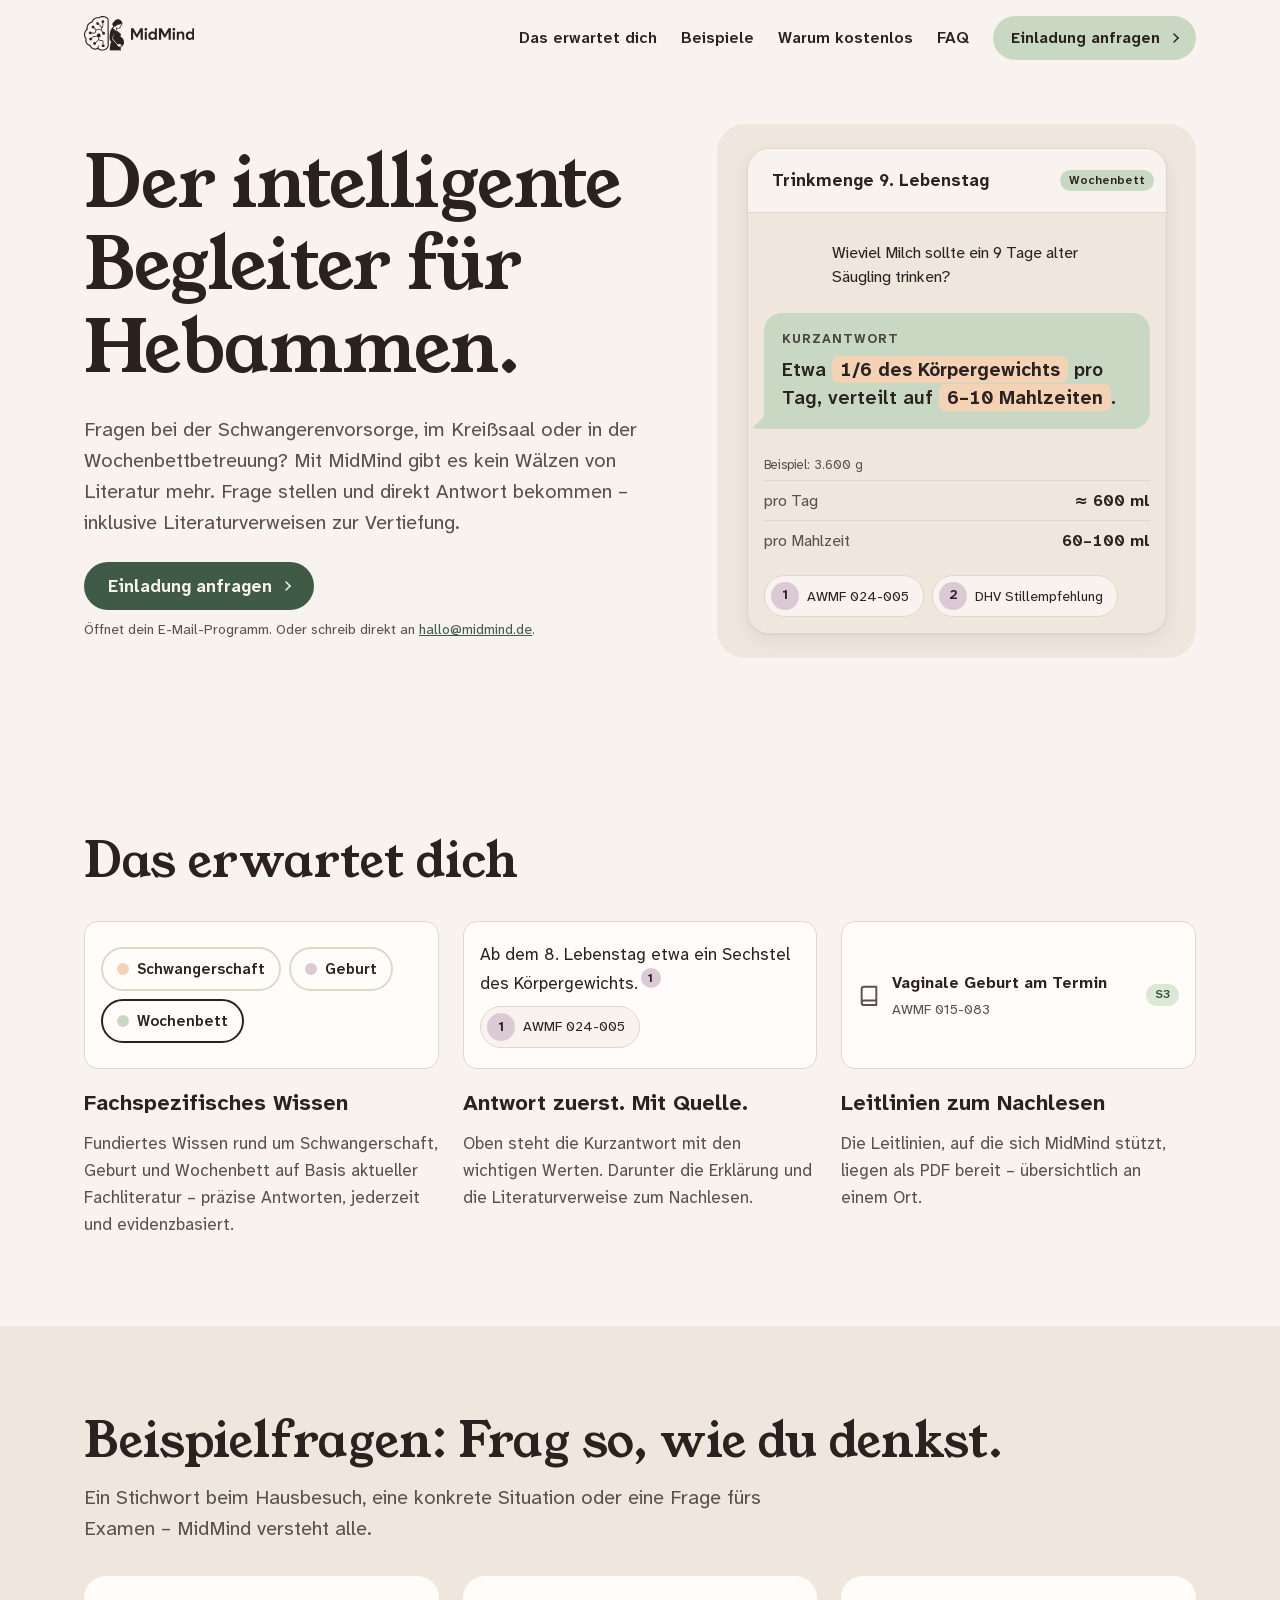
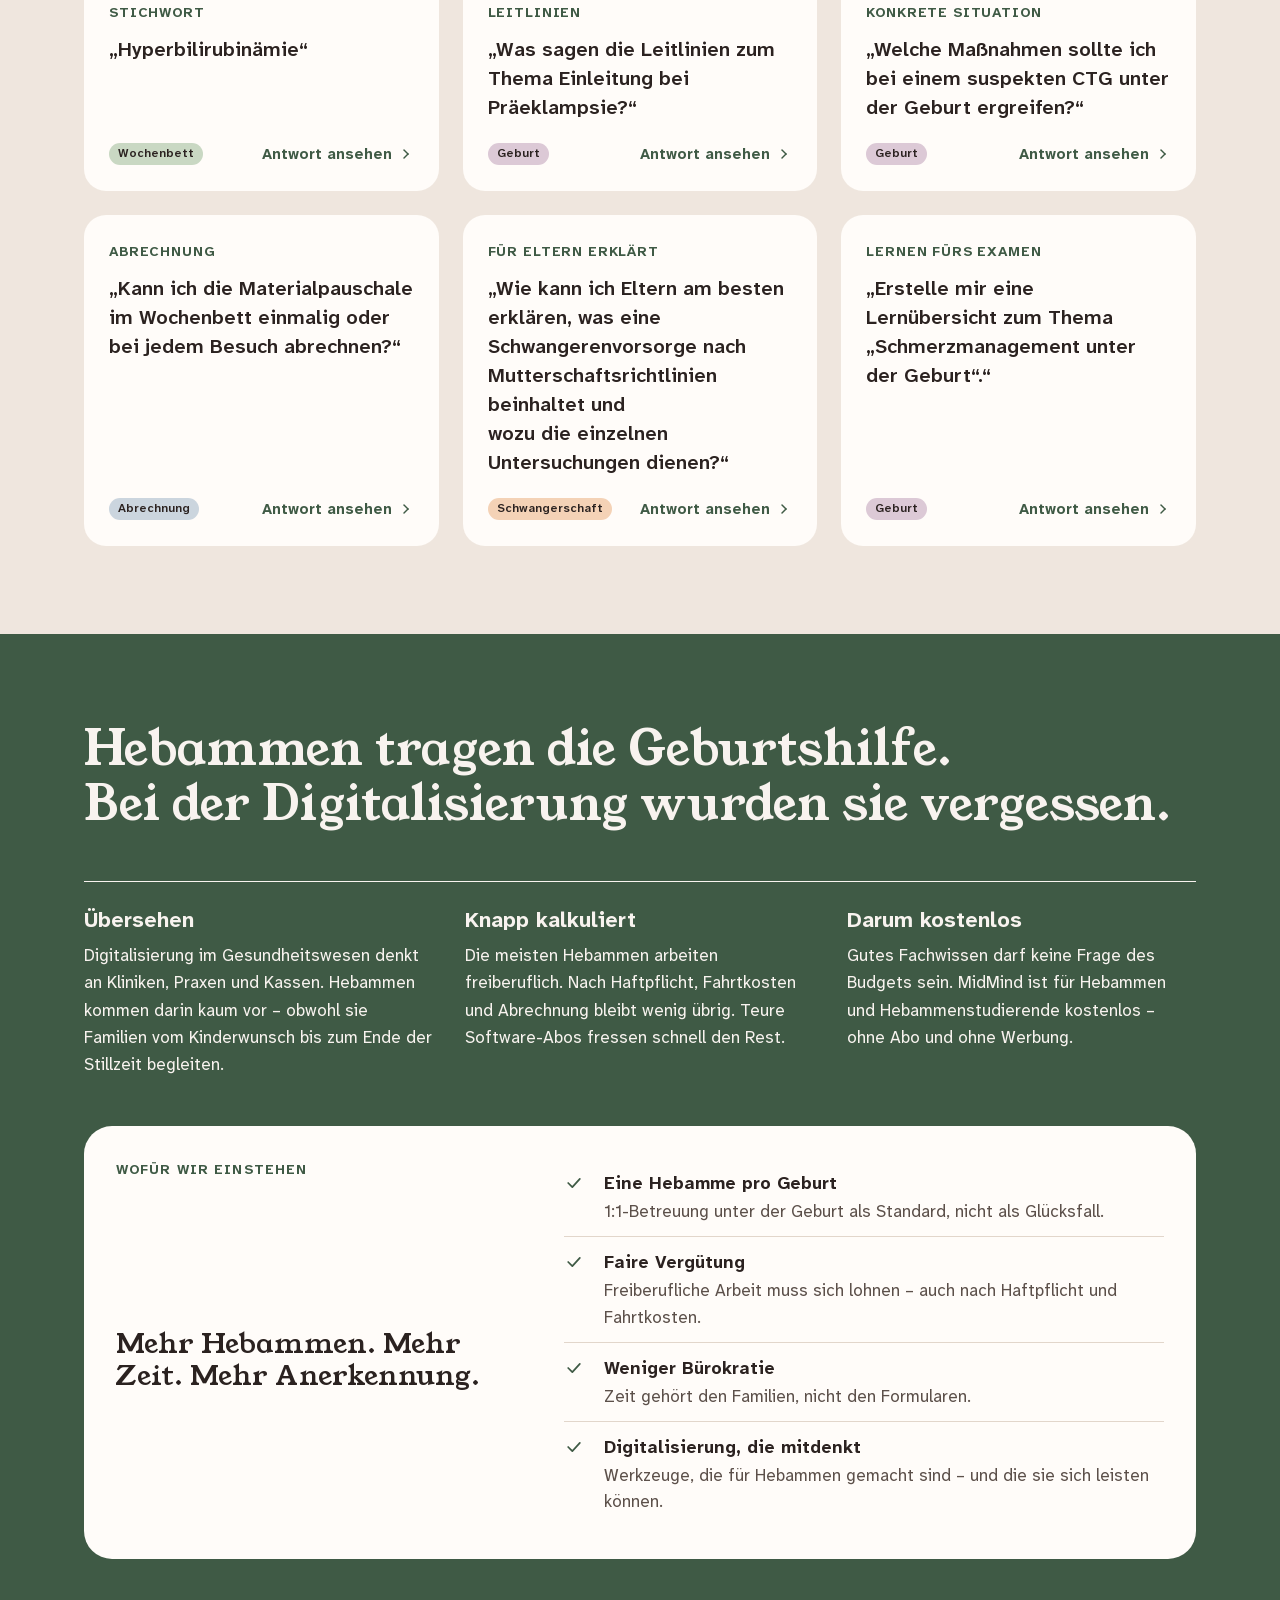
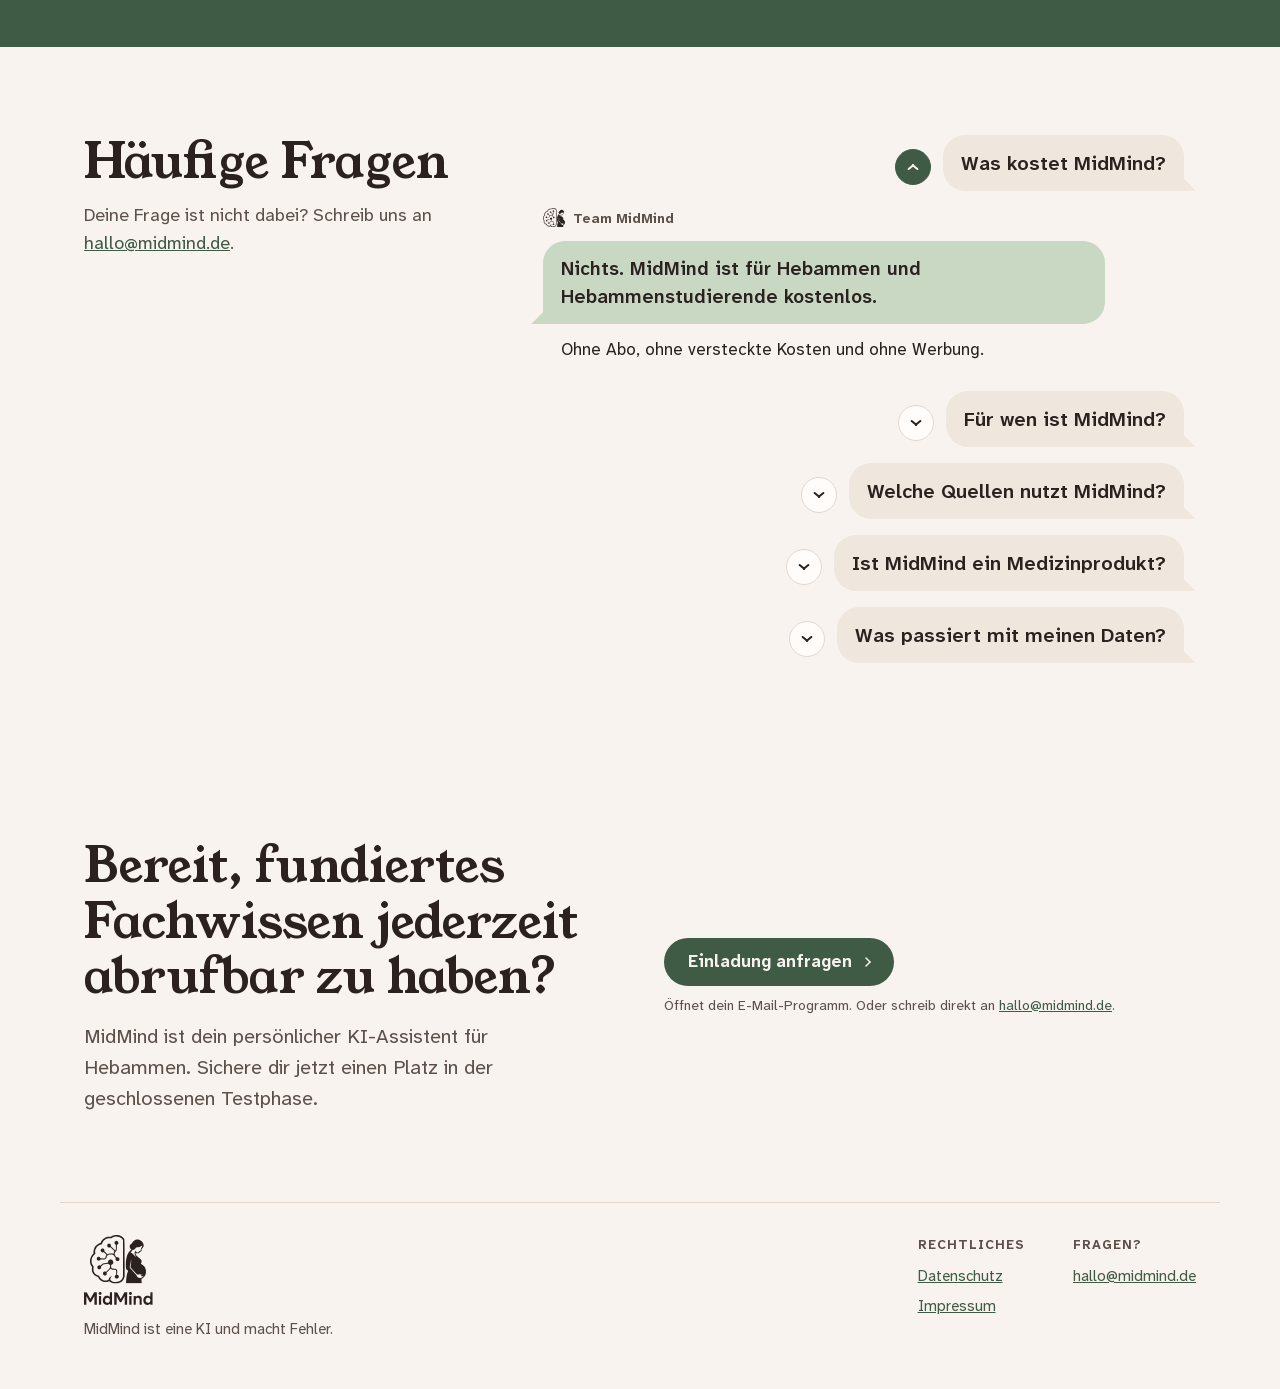
<file: index.html>
<!doctype html>
<html lang="de" class="mm-root" data-mm-theme="system">
<head>
  <meta charset="utf-8">
  <meta name="viewport" content="width=device-width, initial-scale=1">
  <title>MidMind – Der intelligente Begleiter für Hebammen</title>
  <meta name="description" content="MidMind beantwortet fachliche Fragen zu Schwangerschaft, Geburt und Wochenbett – kurz, evidenzbasiert und mit Literaturverweisen. Jetzt Einladung zur Testphase anfragen.">
  <meta property="og:title" content="MidMind – Der intelligente Begleiter für Hebammen">
  <meta property="og:description" content="Frage stellen, direkt Antwort bekommen – inklusive Literaturverweisen zur Vertiefung.">
  <meta property="og:locale" content="de_DE">
  <meta property="og:type" content="website">
  <link rel="icon" href="favicon.svg" type="image/svg+xml">
  <link rel="apple-touch-icon" href="apple-touch-icon.png">
  <link rel="stylesheet" href="assets/mm/styles.css">
  <link rel="stylesheet" href="assets/site.css">
  <script type="module" src="assets/site.js"></script>
</head>
<body>
  <header class="w-wrap w-nav">
    <a class="w-home" href="./" aria-label="MidMind – Startseite">
      <span class="mm-logo w-logo">
        <svg class="mm-logo__mark" viewBox="0 0 552 479" aria-hidden="true"><use href="assets/brand.svg#mark"/></svg>
        <svg class="mm-logo__word" viewBox="0 0 656 124" aria-hidden="true"><use href="assets/brand.svg#word"/></svg>
      </span>
    </a>
    <nav class="w-nav__links" aria-label="Seitennavigation">
      <a href="#funktionen">Das erwartet dich</a>
      <a href="#beispiele">Beispiele</a>
      <a href="#warum">Warum kostenlos</a>
      <a href="#faq">FAQ</a>
    </nav>
    <a class="mm-button mm-button--secondary mm-button--sm w-cta-learn" href="#einladung">Einladung anfragen<span class="w-chevron" aria-hidden="true"><svg width="16" height="16" viewBox="0 0 16 16" fill="none"><path class="w-chevron__arm w-chevron__arm--top" d="M6 4L10 8" stroke="currentColor" stroke-width="1.5" stroke-linecap="round" stroke-linejoin="round"/><path class="w-chevron__arm w-chevron__arm--bot" d="M10 8L6 12" stroke="currentColor" stroke-width="1.5" stroke-linecap="round" stroke-linejoin="round"/></svg></span></a>
  </header>

  <main>
    <section class="w-wrap w-hero">
      <div class="w-stack">
        <h1 class="mm-display mm-display--xl">Der intelligente Begleiter für Hebammen.</h1>
        <p class="w-lead">Fragen bei der Schwangerenvorsorge, im Kreißsaal oder in der Wochenbettbetreuung? Mit MidMind gibt es kein Wälzen von Literatur mehr. Frage stellen und direkt Antwort bekommen – inklusive Literaturverweisen zur Vertiefung.</p>
        <div class="w-invite">
          <a class="mm-button mm-button--primary w-cta-learn" href="mailto:hallo@midmind.de?subject=Einladung%20zur%20Testphase&amp;body=Hallo%20MidMind-Team%2C%0A%0Aich%20m%C3%B6chte%20an%20der%20Testphase%20teilnehmen.%0A%0AName%3A%0AArbeitsbereich%20%28z.%20B.%20freiberuflich%2C%20Klinik%29%3A%0A%0AViele%20Gr%C3%BC%C3%9Fe">Einladung anfragen<span class="w-chevron" aria-hidden="true"><svg width="16" height="16" viewBox="0 0 16 16" fill="none"><path class="w-chevron__arm w-chevron__arm--top" d="M6 4L10 8" stroke="currentColor" stroke-width="1.5" stroke-linecap="round" stroke-linejoin="round"/><path class="w-chevron__arm w-chevron__arm--bot" d="M10 8L6 12" stroke="currentColor" stroke-width="1.5" stroke-linecap="round" stroke-linejoin="round"/></svg></span></a>
          <span class="mm-field__hint">Öffnet dein E-Mail-Programm. Oder schreib direkt an <a href="mailto:hallo@midmind.de">hallo@midmind.de</a>.</span>
        </div>
      </div>

      <figure class="w-shot" style="margin:0" aria-label="Beispiel einer Antwort in MidMind">
        <div class="w-shot__screen">
          <div class="mm-appbar">
            <div class="mm-appbar__title">Trinkmenge 9. Lebenstag</div>
            <div class="mm-appbar__slot"><span class="mm-badge mm-badge--sage mm-badge--sm">Wochenbett</span></div>
          </div>
          <div class="w-shot__body">
            <div class="mm-question">Wieviel Milch sollte ein 9&nbsp;Tage alter Säugling trinken?</div>
            <article class="mm-answer">
              <div class="mm-answer__summary">
                <span class="mm-answer__label">Kurzantwort</span>
                <p class="mm-answer__summary-text">Etwa <strong class="mm-value">1/6&nbsp;des Körpergewichts</strong> pro Tag, verteilt auf <strong class="mm-value">6&#8288;–&#8288;10&nbsp;Mahlzeiten</strong>.</p>
              </div>
              <table class="mm-facts">
                <caption>Beispiel: 3.600&nbsp;g</caption>
                <tbody>
                  <tr><th scope="row">pro Tag</th><td>≈&nbsp;600&nbsp;ml</td></tr>
                  <tr><th scope="row">pro Mahlzeit</th><td>60–100&nbsp;ml</td></tr>
                </tbody>
              </table>
              <div class="mm-sources">
                <span class="mm-source"><span class="mm-source__n" aria-hidden="true">1</span>AWMF 024-005</span>
                <span class="mm-source"><span class="mm-source__n" aria-hidden="true">2</span>DHV Stillempfehlung</span>
              </div>
            </article>
          </div>
        </div>
      </figure>
    </section>

    <section id="funktionen" class="w-wrap w-section">
      <h2 class="mm-display mm-display--lg">Das erwartet dich</h2>
      <div class="w-grid3">
        <div class="w-feature">
          <div class="w-feature__demo" aria-hidden="true">
            <span class="mm-phase-chip"><span class="mm-phase-chip__dot" style="background:var(--mm-phase-schwangerschaft)"></span>Schwangerschaft</span>
            <span class="mm-phase-chip"><span class="mm-phase-chip__dot" style="background:var(--mm-phase-geburt)"></span>Geburt</span>
            <span class="mm-phase-chip" aria-pressed="true"><span class="mm-phase-chip__dot" style="background:var(--mm-phase-wochenbett)"></span>Wochenbett</span>
          </div>
          <h3>Fachspezifisches Wissen</h3>
          <p>Fundiertes Wissen rund um Schwangerschaft, Geburt und Wochenbett auf Basis aktueller Fachliteratur – präzise Antworten, jederzeit und evidenzbasiert.</p>
        </div>
        <div class="w-feature">
          <div class="w-feature__demo w-feature__demo--text" aria-hidden="true">
            <span>Ab dem 8.&nbsp;Lebenstag etwa ein Sechstel des Körpergewichts.<sup class="mm-ref">1</sup></span>
            <div class="mm-sources"><span class="mm-source"><span class="mm-source__n">1</span>AWMF 024-005</span></div>
          </div>
          <h3>Antwort zuerst. Mit Quelle.</h3>
          <p>Oben steht die Kurzantwort mit den wichtigen Werten. Darunter die Erklärung und die Literaturverweise zum Nachlesen.</p>
        </div>
        <div class="w-feature">
          <div class="w-feature__demo w-feature__demo--doc" aria-hidden="true">
            <span class="w-doc__icon"><svg class="mm-icon" width="22" height="22"><use href="assets/brand.svg#book"/></svg></span>
            <span class="w-doc"><strong>Vaginale Geburt am Termin</strong><span>AWMF 015-083</span></span>
            <span class="mm-badge mm-badge--ok mm-badge--sm">S3</span>
          </div>
          <h3>Leitlinien zum Nachlesen</h3>
          <p>Die Leitlinien, auf die sich MidMind stützt, liegen als PDF bereit – übersichtlich an einem Ort.</p>
        </div>
      </div>
    </section>

    <section id="beispiele" class="w-band">
      <div class="w-wrap w-section">
        <div class="w-stack w-stack--snug">
          <h2 class="mm-display mm-display--lg">Beispielfragen: Frag so, wie du denkst.</h2>
          <p class="w-lead">Ein Stichwort beim Hausbesuch, eine konkrete Situation oder eine Frage fürs Examen – MidMind versteht alle.</p>
        </div>
        <div class="w-grid3">
          <button type="button" class="w-ex" data-preview="hyperbilirubinaemie" data-question="Hyperbilirubinämie" data-phase="wochenbett" aria-haspopup="dialog">
            <span class="w-ex__use">Stichwort</span>
            <span class="w-ex__q">„Hyperbilirubinämie“</span>
            <span class="w-ex__foot"><span class="mm-badge mm-badge--sage mm-badge--sm">Wochenbett</span><span class="w-ex__more">Antwort ansehen<span class="w-chevron" aria-hidden="true"><svg width="16" height="16" viewBox="0 0 16 16" fill="none"><path class="w-chevron__arm w-chevron__arm--top" d="M6 4L10 8" stroke="currentColor" stroke-width="1.5" stroke-linecap="round" stroke-linejoin="round"/><path class="w-chevron__arm w-chevron__arm--bot" d="M10 8L6 12" stroke="currentColor" stroke-width="1.5" stroke-linecap="round" stroke-linejoin="round"/></svg></span></span></span>
          </button>
          <button type="button" class="w-ex" data-preview="einleitung-praeeklampsie" data-question="Was sagen die Leitlinien zum Thema Einleitung bei Präeklampsie?" data-phase="geburt" aria-haspopup="dialog">
            <span class="w-ex__use">Leitlinien</span>
            <span class="w-ex__q">„Was sagen die Leitlinien zum Thema Einleitung bei Präeklampsie?“</span>
            <span class="w-ex__foot"><span class="mm-badge mm-badge--malve mm-badge--sm">Geburt</span><span class="w-ex__more">Antwort ansehen<span class="w-chevron" aria-hidden="true"><svg width="16" height="16" viewBox="0 0 16 16" fill="none"><path class="w-chevron__arm w-chevron__arm--top" d="M6 4L10 8" stroke="currentColor" stroke-width="1.5" stroke-linecap="round" stroke-linejoin="round"/><path class="w-chevron__arm w-chevron__arm--bot" d="M10 8L6 12" stroke="currentColor" stroke-width="1.5" stroke-linecap="round" stroke-linejoin="round"/></svg></span></span></span>
          </button>
          <button type="button" class="w-ex" data-preview="suspektes-ctg" data-question="Welche Maßnahmen sollte ich bei einem suspekten CTG unter der Geburt ergreifen?" data-phase="geburt" aria-haspopup="dialog">
            <span class="w-ex__use">Konkrete Situation</span>
            <span class="w-ex__q">„Welche Maßnahmen sollte ich bei einem suspekten CTG unter der Geburt ergreifen?“</span>
            <span class="w-ex__foot"><span class="mm-badge mm-badge--malve mm-badge--sm">Geburt</span><span class="w-ex__more">Antwort ansehen<span class="w-chevron" aria-hidden="true"><svg width="16" height="16" viewBox="0 0 16 16" fill="none"><path class="w-chevron__arm w-chevron__arm--top" d="M6 4L10 8" stroke="currentColor" stroke-width="1.5" stroke-linecap="round" stroke-linejoin="round"/><path class="w-chevron__arm w-chevron__arm--bot" d="M10 8L6 12" stroke="currentColor" stroke-width="1.5" stroke-linecap="round" stroke-linejoin="round"/></svg></span></span></span>
          </button>
          <button type="button" class="w-ex" data-preview="materialpauschale-wochenbett" data-question="Kann ich die Materialpauschale im Wochenbett einmalig oder bei jedem Besuch abrechnen?" data-phase="abrechnung" aria-haspopup="dialog">
            <span class="w-ex__use">Abrechnung</span>
            <span class="w-ex__q">„Kann ich die Materialpauschale im Wochenbett einmalig oder bei jedem Besuch abrechnen?“</span>
            <span class="w-ex__foot"><span class="mm-badge mm-badge--taube mm-badge--sm">Abrechnung</span><span class="w-ex__more">Antwort ansehen<span class="w-chevron" aria-hidden="true"><svg width="16" height="16" viewBox="0 0 16 16" fill="none"><path class="w-chevron__arm w-chevron__arm--top" d="M6 4L10 8" stroke="currentColor" stroke-width="1.5" stroke-linecap="round" stroke-linejoin="round"/><path class="w-chevron__arm w-chevron__arm--bot" d="M10 8L6 12" stroke="currentColor" stroke-width="1.5" stroke-linecap="round" stroke-linejoin="round"/></svg></span></span></span>
          </button>
          <button type="button" class="w-ex" data-preview="schwangerenvorsorge-erklaeren" data-question="Wie kann ich Eltern am besten erklären, was eine Schwangerenvorsorge nach Mutterschaftsrichtlinien beinhaltet und wozu die einzelnen Untersuchungen dienen?" data-phase="schwangerschaft" aria-haspopup="dialog">
            <span class="w-ex__use">Für Eltern erklärt</span>
            <span class="w-ex__q">„Wie kann ich Eltern am besten erklären, was eine Schwangerenvorsorge nach Mutterschaftsrichtlinien beinhaltet und wozu die einzelnen Untersuchungen dienen?“</span>
            <span class="w-ex__foot"><span class="mm-badge mm-badge--apricot mm-badge--sm">Schwangerschaft</span><span class="w-ex__more">Antwort ansehen<span class="w-chevron" aria-hidden="true"><svg width="16" height="16" viewBox="0 0 16 16" fill="none"><path class="w-chevron__arm w-chevron__arm--top" d="M6 4L10 8" stroke="currentColor" stroke-width="1.5" stroke-linecap="round" stroke-linejoin="round"/><path class="w-chevron__arm w-chevron__arm--bot" d="M10 8L6 12" stroke="currentColor" stroke-width="1.5" stroke-linecap="round" stroke-linejoin="round"/></svg></span></span></span>
          </button>
          <button type="button" class="w-ex" data-preview="schmerzmanagement-geburt" data-question="Erstelle mir eine Lernübersicht zum Thema „Schmerzmanagement unter der Geburt“." data-phase="geburt" aria-haspopup="dialog">
            <span class="w-ex__use">Lernen fürs Examen</span>
            <span class="w-ex__q">„Erstelle mir eine Lernübersicht zum Thema „Schmerzmanagement unter der Geburt“.“</span>
            <span class="w-ex__foot"><span class="mm-badge mm-badge--malve mm-badge--sm">Geburt</span><span class="w-ex__more">Antwort ansehen<span class="w-chevron" aria-hidden="true"><svg width="16" height="16" viewBox="0 0 16 16" fill="none"><path class="w-chevron__arm w-chevron__arm--top" d="M6 4L10 8" stroke="currentColor" stroke-width="1.5" stroke-linecap="round" stroke-linejoin="round"/><path class="w-chevron__arm w-chevron__arm--bot" d="M10 8L6 12" stroke="currentColor" stroke-width="1.5" stroke-linecap="round" stroke-linejoin="round"/></svg></span></span></span>
          </button>
        </div>
      </div>
    </section>

    <section id="warum" class="w-why">
      <div class="w-wrap w-section w-section--roomy">
        <h2 class="mm-display mm-display--lg w-why__title">Hebammen tragen die Geburtshilfe.<br>Bei der Digitalisierung wurden sie vergessen.</h2>
        <div class="w-why__reasons">
          <div><h3>Übersehen</h3><p>Digitalisierung im Gesundheitswesen denkt an Kliniken, Praxen und Kassen. Hebammen kommen darin kaum vor – obwohl sie Familien vom Kinderwunsch bis zum Ende der Stillzeit begleiten.</p></div>
          <div><h3>Knapp kalkuliert</h3><p>Die meisten Hebammen arbeiten freiberuflich. Nach Haftpflicht, Fahrtkosten und Abrechnung bleibt wenig übrig. Teure Software-Abos fressen schnell den Rest.</p></div>
          <div><h3>Darum kostenlos</h3><p>Gutes Fachwissen darf keine Frage des Budgets sein. MidMind ist für Hebammen und Hebammenstudierende kostenlos – ohne Abo und ohne Werbung.</p></div>
        </div>
        <div class="w-stand">
          <div class="w-stack w-stack--snug">
            <span class="w-why__eyebrow">Wofür wir einstehen</span>
            <p class="mm-display mm-display--md">Mehr Hebammen. Mehr Zeit. Mehr Anerkennung.</p>
          </div>
          <ul>
            <li><svg class="mm-icon" width="20" height="20" aria-hidden="true"><use href="assets/brand.svg#check"/></svg><div><strong>Eine Hebamme pro Geburt</strong><span>1:1-Betreuung unter der Geburt als Standard, nicht als Glücksfall.</span></div></li>
            <li><svg class="mm-icon" width="20" height="20" aria-hidden="true"><use href="assets/brand.svg#check"/></svg><div><strong>Faire Vergütung</strong><span>Freiberufliche Arbeit muss sich lohnen – auch nach Haftpflicht und Fahrtkosten.</span></div></li>
            <li><svg class="mm-icon" width="20" height="20" aria-hidden="true"><use href="assets/brand.svg#check"/></svg><div><strong>Weniger Bürokratie</strong><span>Zeit gehört den Familien, nicht den Formularen.</span></div></li>
            <li><svg class="mm-icon" width="20" height="20" aria-hidden="true"><use href="assets/brand.svg#check"/></svg><div><strong>Digitalisierung, die mitdenkt</strong><span>Werkzeuge, die für Hebammen gemacht sind – und die sie sich leisten können.</span></div></li>
          </ul>
        </div>
      </div>
    </section>

    <section id="faq" class="w-wrap w-section w-faq">
      <div class="w-faq__intro">
        <h2 class="mm-display mm-display--lg">Häufige Fragen</h2>
        <p class="w-lead">Deine Frage ist nicht dabei? Schreib uns an <a href="mailto:hallo@midmind.de">hallo@midmind.de</a>.</p>
      </div>
      <div class="w-faq__thread">
        <div class="w-faq__item" data-open>
          <h3><button type="button" class="w-faq__q" id="faq-q-0" aria-expanded="true" aria-controls="faq-a-0"><span class="w-faq__chev" aria-hidden="true"><i></i><i></i></span><span class="w-faq__bubble">Was kostet MidMind?</span></button></h3>
          <div class="w-faq__panel" id="faq-a-0" role="region" aria-labelledby="faq-q-0">
            <div class="w-faq__clip">
              <div class="w-faq__a">
                <span class="w-faq__who"><span class="mm-logo"><svg class="mm-logo__mark" viewBox="0 0 552 479" width="22" aria-hidden="true"><use href="assets/brand.svg#mark"/></svg></span>Team MidMind</span>
                <div class="w-faq__short">Nichts. MidMind ist für Hebammen und Hebammenstudierende kostenlos.</div>
                <div class="w-faq__more"><p>Ohne Abo, ohne versteckte Kosten und ohne Werbung.</p></div>
              </div>
            </div>
          </div>
        </div>
        <div class="w-faq__item">
          <h3><button type="button" class="w-faq__q" id="faq-q-1" aria-expanded="false" aria-controls="faq-a-1"><span class="w-faq__chev" aria-hidden="true"><i></i><i></i></span><span class="w-faq__bubble">Für wen ist MidMind?</span></button></h3>
          <div class="w-faq__panel" id="faq-a-1" role="region" aria-labelledby="faq-q-1" inert>
            <div class="w-faq__clip">
              <div class="w-faq__a">
                <span class="w-faq__who"><span class="mm-logo"><svg class="mm-logo__mark" viewBox="0 0 552 479" width="22" aria-hidden="true"><use href="assets/brand.svg#mark"/></svg></span>Team MidMind</span>
                <div class="w-faq__short">Für Hebammen und Hebammenstudierende – also für Fachleute.</div>
                <div class="w-faq__more"><p>MidMind beantwortet Fachfragen rund um Schwangerschaft, Geburt und Wochenbett – beim Hausbesuch, in der Klinik oder beim Lernen fürs Examen.</p><p>MidMind ist ein Werkzeug für die Fachpraxis und setzt dein Wissen aus Ausbildung und Studium voraus: Du ordnest jede Antwort fachlich ein und prüfst sie anhand der genannten Quellen. Für Eltern ist MidMind deshalb nicht gedacht.</p></div>
              </div>
            </div>
          </div>
        </div>
        <div class="w-faq__item">
          <h3><button type="button" class="w-faq__q" id="faq-q-2" aria-expanded="false" aria-controls="faq-a-2"><span class="w-faq__chev" aria-hidden="true"><i></i><i></i></span><span class="w-faq__bubble">Welche Quellen nutzt MidMind?</span></button></h3>
          <div class="w-faq__panel" id="faq-a-2" role="region" aria-labelledby="faq-q-2" inert>
            <div class="w-faq__clip">
              <div class="w-faq__a">
                <span class="w-faq__who"><span class="mm-logo"><svg class="mm-logo__mark" viewBox="0 0 552 479" width="22" aria-hidden="true"><use href="assets/brand.svg#mark"/></svg></span>Team MidMind</span>
                <div class="w-faq__short">Aktuelle Fachliteratur, darunter AWMF-Leitlinien und Empfehlungen des Deutschen Hebammenverbands.</div>
                <div class="w-faq__more"><p>Jede Antwort nennt ihre Quellen, damit du sie nachlesen und prüfen kannst. Die Leitlinien liegen in der App als PDF bereit.</p></div>
              </div>
            </div>
          </div>
        </div>
        <div class="w-faq__item">
          <h3><button type="button" class="w-faq__q" id="faq-q-3" aria-expanded="false" aria-controls="faq-a-3"><span class="w-faq__chev" aria-hidden="true"><i></i><i></i></span><span class="w-faq__bubble">Ist MidMind ein Medizinprodukt?</span></button></h3>
          <div class="w-faq__panel" id="faq-a-3" role="region" aria-labelledby="faq-q-3" inert>
            <div class="w-faq__clip">
              <div class="w-faq__a">
                <span class="w-faq__who"><span class="mm-logo"><svg class="mm-logo__mark" viewBox="0 0 552 479" width="22" aria-hidden="true"><use href="assets/brand.svg#mark"/></svg></span>Team MidMind</span>
                <div class="w-faq__short">Nein. MidMind ist ein Nachschlagewerk und unterstützt dich bei der Recherche.</div>
                <div class="w-faq__more"><p>Es stellt keine Diagnosen, gibt keine Therapieempfehlungen für einzelne Patientinnen und ersetzt nicht dein fachliches Urteil.</p><p>MidMind ist eine KI und macht Fehler. Prüf wichtige Angaben deshalb immer anhand der genannten Quellen.</p></div>
              </div>
            </div>
          </div>
        </div>
        <div class="w-faq__item">
          <h3><button type="button" class="w-faq__q" id="faq-q-4" aria-expanded="false" aria-controls="faq-a-4"><span class="w-faq__chev" aria-hidden="true"><i></i><i></i></span><span class="w-faq__bubble">Was passiert mit meinen Daten?</span></button></h3>
          <div class="w-faq__panel" id="faq-a-4" role="region" aria-labelledby="faq-q-4" inert>
            <div class="w-faq__clip">
              <div class="w-faq__a">
                <span class="w-faq__who"><span class="mm-logo"><svg class="mm-logo__mark" viewBox="0 0 552 479" width="22" aria-hidden="true"><use href="assets/brand.svg#mark"/></svg></span>Team MidMind</span>
                <div class="w-faq__short">Wir verarbeiten nur, was für den Betrieb nötig ist: dein Konto und deine Fragen.</div>
                <div class="w-faq__more"><p>Deine Daten werden nicht verkauft und nicht für Werbung genutzt. Gib bitte keine personenbezogenen Daten deiner Klientinnen ein, etwa Namen oder Geburtsdaten.</p><p>Alle Details findest du in der <a href="datenschutz.html">Datenschutzerklärung</a>.</p></div>
              </div>
            </div>
          </div>
        </div>
      </div>
    </section>

    <section id="einladung" class="w-wrap w-section w-cta">
      <div class="w-stack w-stack--tight">
        <h2 class="mm-display mm-display--lg">Bereit, fundiertes Fachwissen jederzeit abrufbar zu haben?</h2>
        <p class="w-lead">MidMind ist dein persönlicher KI-Assistent für Hebammen. Sichere dir jetzt einen Platz in der geschlossenen Testphase.</p>
      </div>
      <div class="w-invite">
        <a class="mm-button mm-button--primary w-cta-learn" href="mailto:hallo@midmind.de?subject=Einladung%20zur%20Testphase&amp;body=Hallo%20MidMind-Team%2C%0A%0Aich%20m%C3%B6chte%20an%20der%20Testphase%20teilnehmen.%0A%0AName%3A%0AArbeitsbereich%20%28z.%20B.%20freiberuflich%2C%20Klinik%29%3A%0A%0AViele%20Gr%C3%BC%C3%9Fe">Einladung anfragen<span class="w-chevron" aria-hidden="true"><svg width="16" height="16" viewBox="0 0 16 16" fill="none"><path class="w-chevron__arm w-chevron__arm--top" d="M6 4L10 8" stroke="currentColor" stroke-width="1.5" stroke-linecap="round" stroke-linejoin="round"/><path class="w-chevron__arm w-chevron__arm--bot" d="M10 8L6 12" stroke="currentColor" stroke-width="1.5" stroke-linecap="round" stroke-linejoin="round"/></svg></span></a>
        <span class="mm-field__hint">Öffnet dein E-Mail-Programm. Oder schreib direkt an <a href="mailto:hallo@midmind.de">hallo@midmind.de</a>.</span>
      </div>
    </section>
    <dialog class="w-modal" aria-labelledby="w-modal-title" data-state="closed">
      <div class="w-modal__panel">
        <div class="mm-appbar">
          <div class="mm-appbar__title" id="w-modal-title"></div>
          <div class="mm-appbar__slot">
            <span class="mm-badge mm-badge--sm w-modal__badge" hidden></span>
            <button type="button" class="mm-icon-button w-modal__close" aria-label="Schließen"><svg class="mm-icon" width="22" height="22" aria-hidden="true"><use href="assets/brand.svg#close"/></svg></button>
          </div>
        </div>
        <div class="w-modal__body">
          <div class="mm-question"></div>
          <div class="w-modal__answer" aria-live="polite"></div>
        </div>
        <div class="w-modal__foot">
          <span>MidMind ist eine KI und macht Fehler.</span>
          <a class="mm-button mm-button--primary w-cta-learn" href="mailto:hallo@midmind.de?subject=Einladung%20zur%20Testphase&amp;body=Hallo%20MidMind-Team%2C%0A%0Aich%20m%C3%B6chte%20an%20der%20Testphase%20teilnehmen.%0A%0AName%3A%0AArbeitsbereich%20%28z.%20B.%20freiberuflich%2C%20Klinik%29%3A%0A%0AViele%20Gr%C3%BC%C3%9Fe">Einladung anfragen<span class="w-chevron" aria-hidden="true"><svg width="16" height="16" viewBox="0 0 16 16" fill="none"><path class="w-chevron__arm w-chevron__arm--top" d="M6 4L10 8" stroke="currentColor" stroke-width="1.5" stroke-linecap="round" stroke-linejoin="round"/><path class="w-chevron__arm w-chevron__arm--bot" d="M10 8L6 12" stroke="currentColor" stroke-width="1.5" stroke-linecap="round" stroke-linejoin="round"/></svg></span></a>
        </div>
      </div>
    </dialog>
  </main>

  <footer class="w-wrap w-foot">
    <div class="w-foot__brand">
      <span class="mm-logo mm-logo--stacked w-logo">
        <svg class="mm-logo__mark" viewBox="0 0 552 479" aria-hidden="true"><use href="assets/brand.svg#mark"/></svg>
        <svg class="mm-logo__word" viewBox="0 0 656 124" role="img" aria-label="MidMind"><use href="assets/brand.svg#word"/></svg>
      </span>
      <span>MidMind ist eine KI und macht Fehler.</span>
    </div>
    <div><h2>Rechtliches</h2><ul><li><a href="datenschutz.html">Datenschutz</a></li><li><a href="impressum.html">Impressum</a></li></ul></div>
    <div><h2>Fragen?</h2><ul><li><a href="mailto:hallo@midmind.de">hallo@midmind.de</a></li></ul></div>
  </footer>
</body>
</html>
</file>
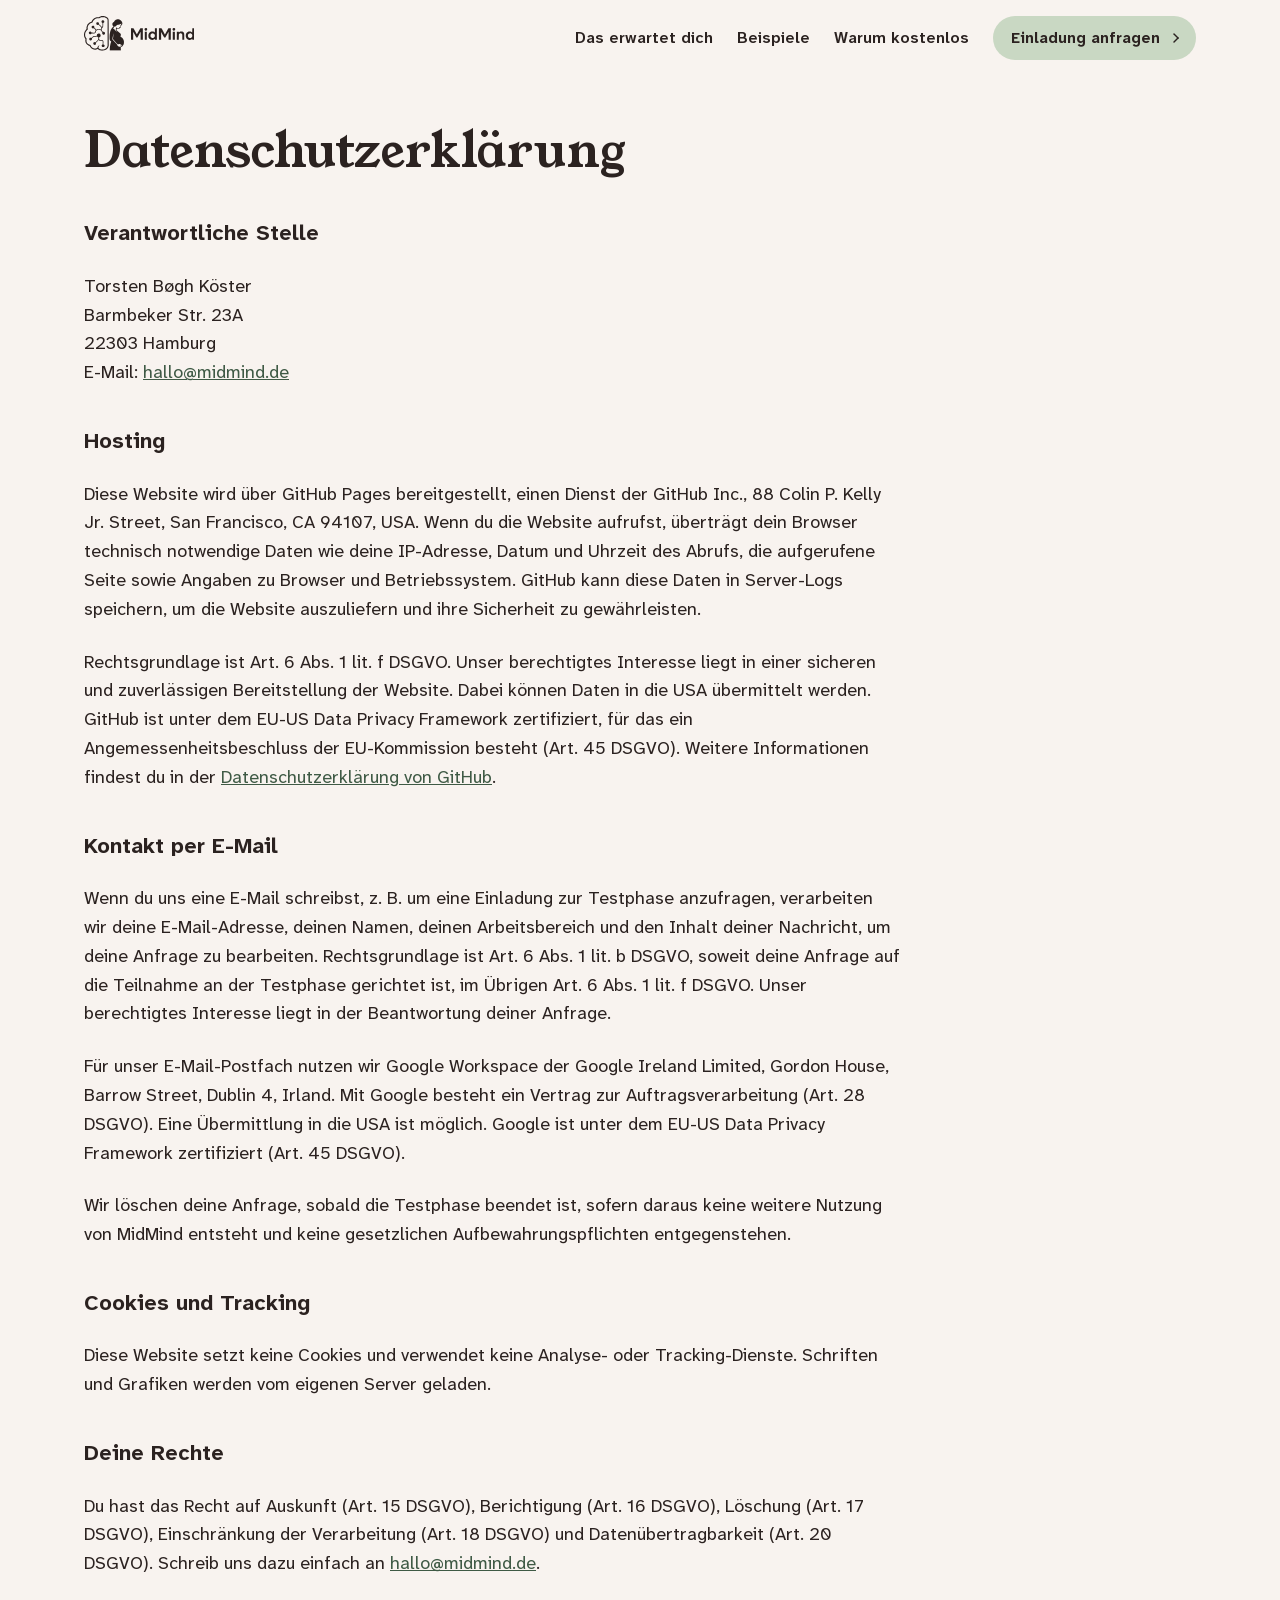
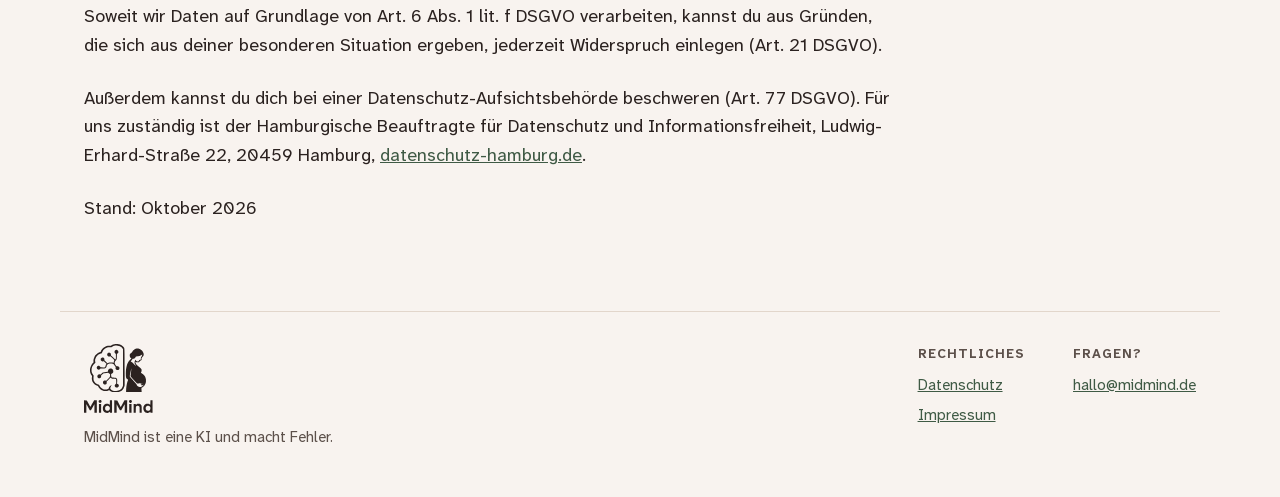
<file: datenschutz.html>
<!doctype html>
<html lang="de" class="mm-root" data-mm-theme="system">
<head>
  <meta charset="utf-8">
  <meta name="viewport" content="width=device-width, initial-scale=1">
  <title>Datenschutz – MidMind</title>
  <!-- Entwurf: noindex entfernen, sobald der Text vollständig ist -->
  <meta name="robots" content="noindex">
  <link rel="icon" href="favicon.svg" type="image/svg+xml">
  <link rel="apple-touch-icon" href="apple-touch-icon.png">
  <link rel="stylesheet" href="assets/mm/styles.css">
  <link rel="stylesheet" href="assets/site.css">
</head>
<body>
  <header class="w-wrap w-nav">
    <a class="w-home" href="./" aria-label="MidMind – Startseite">
      <span class="mm-logo w-logo">
        <svg class="mm-logo__mark" viewBox="0 0 552 479" aria-hidden="true"><use href="assets/brand.svg#mark"/></svg>
        <svg class="mm-logo__word" viewBox="0 0 656 124" aria-hidden="true"><use href="assets/brand.svg#word"/></svg>
      </span>
    </a>
    <nav class="w-nav__links" aria-label="Seitennavigation">
      <a href="./#funktionen">Das erwartet dich</a>
      <a href="./#beispiele">Beispiele</a>
      <a href="./#warum">Warum kostenlos</a>
    </nav>
    <a class="mm-button mm-button--secondary mm-button--sm w-cta-learn" href="./#einladung">Einladung anfragen<span class="w-chevron" aria-hidden="true"><svg width="16" height="16" viewBox="0 0 16 16" fill="none"><path class="w-chevron__arm w-chevron__arm--top" d="M6 4L10 8" stroke="currentColor" stroke-width="1.5" stroke-linecap="round" stroke-linejoin="round"/><path class="w-chevron__arm w-chevron__arm--bot" d="M10 8L6 12" stroke="currentColor" stroke-width="1.5" stroke-linecap="round" stroke-linejoin="round"/></svg></span></a>
  </header>

  <main class="w-wrap">
    <article class="w-legal">
      <h1 class="mm-display mm-display--lg">Datenschutzerklärung</h1>
      <h2>Verantwortliche Stelle</h2>
      <p>Torsten Bøgh Köster<br>Barmbeker Str. 23A<br>22303 Hamburg<br>E-Mail: <a href="mailto:hallo@midmind.de">hallo@midmind.de</a></p>
      <h2>Hosting</h2>
      <p>Diese Website wird über GitHub Pages bereitgestellt, einen Dienst der GitHub Inc., 88 Colin P. Kelly Jr. Street, San Francisco, CA 94107, USA. Wenn du die Website aufrufst, überträgt dein Browser technisch notwendige Daten wie deine IP-Adresse, Datum und Uhrzeit des Abrufs, die aufgerufene Seite sowie Angaben zu Browser und Betriebssystem. GitHub kann diese Daten in Server-Logs speichern, um die Website auszuliefern und ihre Sicherheit zu gewährleisten.</p>
      <p>Rechtsgrundlage ist Art. 6 Abs. 1 lit. f DSGVO. Unser berechtigtes Interesse liegt in einer sicheren und zuverlässigen Bereitstellung der Website. Dabei können Daten in die USA übermittelt werden. GitHub ist unter dem EU-US Data Privacy Framework zertifiziert, für das ein Angemessenheitsbeschluss der EU-Kommission besteht (Art. 45 DSGVO). Weitere Informationen findest du in der <a href="https://docs.github.com/de/site-policy/privacy-policies/github-general-privacy-statement">Datenschutzerklärung von GitHub</a>.</p>
      <h2>Kontakt per E-Mail</h2>
      <p>Wenn du uns eine E-Mail schreibst, z. B. um eine Einladung zur Testphase anzufragen, verarbeiten wir deine E-Mail-Adresse, deinen Namen, deinen Arbeitsbereich und den Inhalt deiner Nachricht, um deine Anfrage zu bearbeiten. Rechtsgrundlage ist Art. 6 Abs. 1 lit. b DSGVO, soweit deine Anfrage auf die Teilnahme an der Testphase gerichtet ist, im Übrigen Art. 6 Abs. 1 lit. f DSGVO. Unser berechtigtes Interesse liegt in der Beantwortung deiner Anfrage.</p>
      <p>Für unser E-Mail-Postfach nutzen wir Google Workspace der Google Ireland Limited, Gordon House, Barrow Street, Dublin 4, Irland. Mit Google besteht ein Vertrag zur Auftragsverarbeitung (Art. 28 DSGVO). Eine Übermittlung in die USA ist möglich. Google ist unter dem EU-US Data Privacy Framework zertifiziert (Art. 45 DSGVO).</p>
      <p>Wir löschen deine Anfrage, sobald die Testphase beendet ist, sofern daraus keine weitere Nutzung von MidMind entsteht und keine gesetzlichen Aufbewahrungspflichten entgegenstehen.</p>
      <h2>Cookies und Tracking</h2>
      <p>Diese Website setzt keine Cookies und verwendet keine Analyse- oder Tracking-Dienste. Schriften und Grafiken werden vom eigenen Server geladen.</p>
      <h2>Deine Rechte</h2>
      <p>Du hast das Recht auf Auskunft (Art. 15 DSGVO), Berichtigung (Art. 16 DSGVO), Löschung (Art. 17 DSGVO), Einschränkung der Verarbeitung (Art. 18 DSGVO) und Datenübertragbarkeit (Art. 20 DSGVO). Schreib uns dazu einfach an <a href="mailto:hallo@midmind.de">hallo@midmind.de</a>.</p>
      <p>Soweit wir Daten auf Grundlage von Art. 6 Abs. 1 lit. f DSGVO verarbeiten, kannst du aus Gründen, die sich aus deiner besonderen Situation ergeben, jederzeit Widerspruch einlegen (Art. 21 DSGVO).</p>
      <p>Außerdem kannst du dich bei einer Datenschutz-Aufsichtsbehörde beschweren (Art. 77 DSGVO). Für uns zuständig ist der Hamburgische Beauftragte für Datenschutz und Informationsfreiheit, Ludwig-Erhard-Straße 22, 20459 Hamburg, <a href="https://datenschutz-hamburg.de">datenschutz-hamburg.de</a>.</p>
      <p>Stand: Oktober 2026</p>
    </article>
  </main>

  <footer class="w-wrap w-foot">
    <div class="w-foot__brand">
      <span class="mm-logo mm-logo--stacked w-logo">
        <svg class="mm-logo__mark" viewBox="0 0 552 479" aria-hidden="true"><use href="assets/brand.svg#mark"/></svg>
        <svg class="mm-logo__word" viewBox="0 0 656 124" role="img" aria-label="MidMind"><use href="assets/brand.svg#word"/></svg>
      </span>
      <span>MidMind ist eine KI und macht Fehler.</span>
    </div>
    <div><h2>Rechtliches</h2><ul><li><a href="datenschutz.html">Datenschutz</a></li><li><a href="impressum.html">Impressum</a></li></ul></div>
    <div><h2>Fragen?</h2><ul><li><a href="mailto:hallo@midmind.de">hallo@midmind.de</a></li></ul></div>
  </footer>
</body>
</html>
</file>
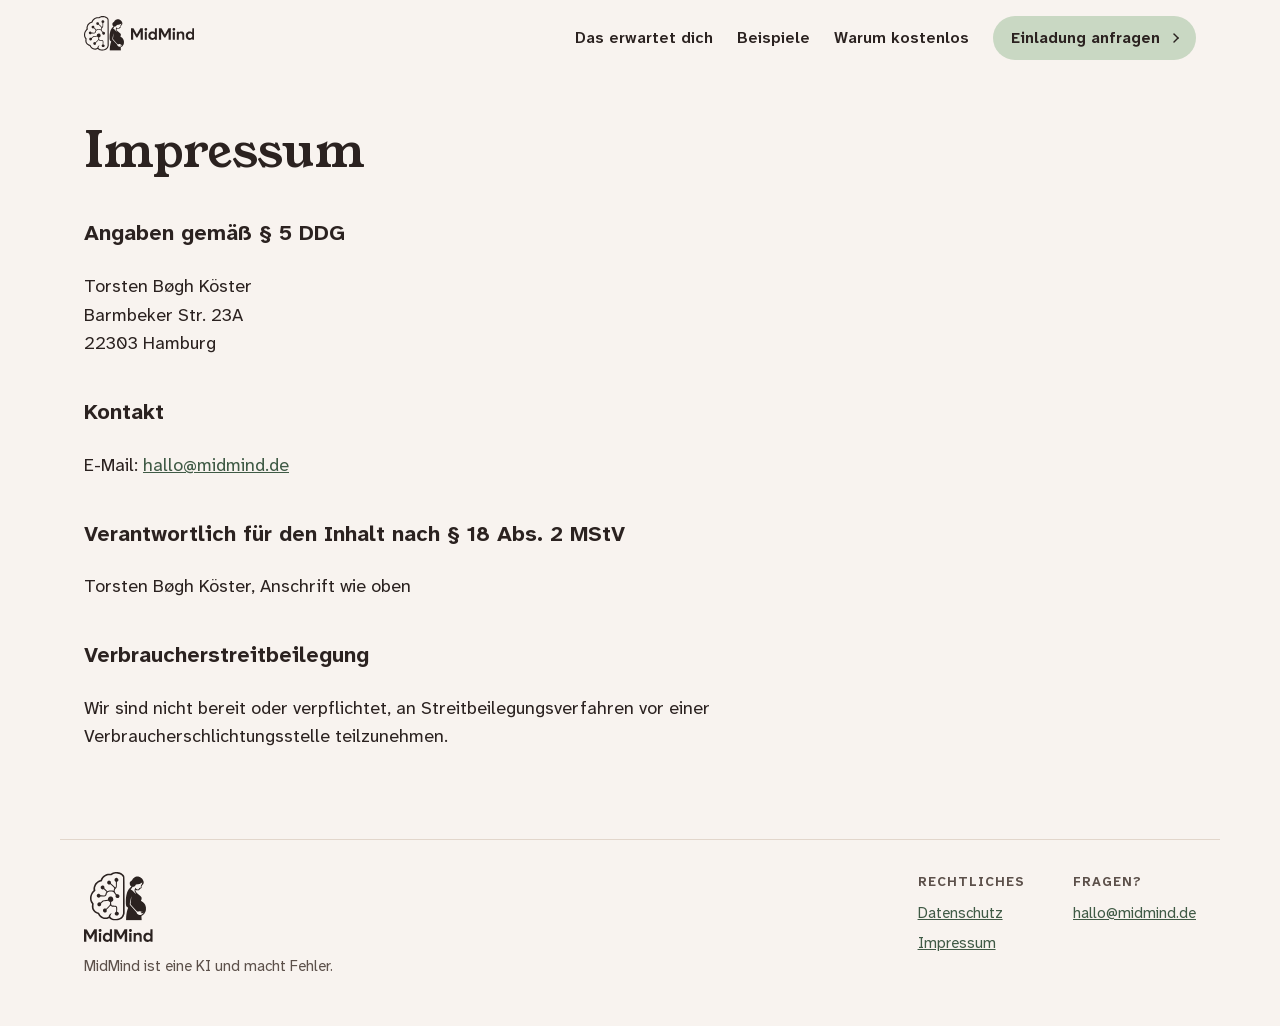
<file: impressum.html>
<!doctype html>
<html lang="de" class="mm-root" data-mm-theme="system">
<head>
  <meta charset="utf-8">
  <meta name="viewport" content="width=device-width, initial-scale=1">
  <title>Impressum – MidMind</title>
  <!-- Entwurf: noindex entfernen, sobald der Text vollständig ist -->
  <meta name="robots" content="noindex">
  <link rel="icon" href="favicon.svg" type="image/svg+xml">
  <link rel="apple-touch-icon" href="apple-touch-icon.png">
  <link rel="stylesheet" href="assets/mm/styles.css">
  <link rel="stylesheet" href="assets/site.css">
</head>
<body>
  <header class="w-wrap w-nav">
    <a class="w-home" href="./" aria-label="MidMind – Startseite">
      <span class="mm-logo w-logo">
        <svg class="mm-logo__mark" viewBox="0 0 552 479" aria-hidden="true"><use href="assets/brand.svg#mark"/></svg>
        <svg class="mm-logo__word" viewBox="0 0 656 124" aria-hidden="true"><use href="assets/brand.svg#word"/></svg>
      </span>
    </a>
    <nav class="w-nav__links" aria-label="Seitennavigation">
      <a href="./#funktionen">Das erwartet dich</a>
      <a href="./#beispiele">Beispiele</a>
      <a href="./#warum">Warum kostenlos</a>
    </nav>
    <a class="mm-button mm-button--secondary mm-button--sm w-cta-learn" href="./#einladung">Einladung anfragen<span class="w-chevron" aria-hidden="true"><svg width="16" height="16" viewBox="0 0 16 16" fill="none"><path class="w-chevron__arm w-chevron__arm--top" d="M6 4L10 8" stroke="currentColor" stroke-width="1.5" stroke-linecap="round" stroke-linejoin="round"/><path class="w-chevron__arm w-chevron__arm--bot" d="M10 8L6 12" stroke="currentColor" stroke-width="1.5" stroke-linecap="round" stroke-linejoin="round"/></svg></span></a>
  </header>

  <main class="w-wrap">
    <article class="w-legal">
      <h1 class="mm-display mm-display--lg">Impressum</h1>
      <h2>Angaben gemäß § 5 DDG</h2>
      <p>Torsten Bøgh Köster<br>Barmbeker Str. 23A<br>22303 Hamburg</p>
      <h2>Kontakt</h2>
      <p>E-Mail: <a href="mailto:hallo@midmind.de">hallo@midmind.de</a></p>
      <h2>Verantwortlich für den Inhalt nach § 18 Abs. 2 MStV</h2>
      <p>Torsten Bøgh Köster, Anschrift wie oben</p>
      <h2>Verbraucherstreitbeilegung</h2>
      <p>Wir sind nicht bereit oder verpflichtet, an Streitbeilegungsverfahren vor einer Verbraucherschlichtungsstelle teilzunehmen.</p>
    </article>
  </main>

  <footer class="w-wrap w-foot">
    <div class="w-foot__brand">
      <span class="mm-logo mm-logo--stacked w-logo">
        <svg class="mm-logo__mark" viewBox="0 0 552 479" aria-hidden="true"><use href="assets/brand.svg#mark"/></svg>
        <svg class="mm-logo__word" viewBox="0 0 656 124" role="img" aria-label="MidMind"><use href="assets/brand.svg#word"/></svg>
      </span>
      <span>MidMind ist eine KI und macht Fehler.</span>
    </div>
    <div><h2>Rechtliches</h2><ul><li><a href="datenschutz.html">Datenschutz</a></li><li><a href="impressum.html">Impressum</a></li></ul></div>
    <div><h2>Fragen?</h2><ul><li><a href="mailto:hallo@midmind.de">hallo@midmind.de</a></li></ul></div>
  </footer>
</body>
</html>
</file>
<file: assets/mm/styles.css>
@import "./tokens/fonts.css";
@import "./tokens/colors.css";
@import "./tokens/typography.css";
@import "./tokens/spacing.css";
@import "./components/components.css";
</file>
<file: assets/site.css>
/* MidMind Website – Layout-Klebstoff um die Design-System-Komponenten (assets/mm).
 * Übernommen aus ui_kits/website/index.html. Farben nur über Tokens, sonst bricht der Nachtmodus.
 */
html, body { margin: 0; }
body { background: var(--mm-paper); }
a { color: var(--mm-moss); }
a:not(.mm-button):hover { color: var(--mm-ink); }

.w-wrap { max-width: 1160px; margin: 0 auto; padding-inline: var(--mm-space-5); }

.w-nav { display: flex; align-items: center; gap: var(--mm-space-5); min-height: 76px; }
.w-nav__links { display: flex; gap: var(--mm-space-5); margin-left: auto; font-weight: 600; font-size: 16px; }
.w-nav__links a { color: var(--mm-ink); text-decoration: none; }
.w-nav__links a:hover { color: var(--mm-moss); }
.w-nav .mm-button { margin-left: auto; }
.w-nav__links + .mm-button { margin-left: 0; }

.w-home { color: inherit; text-decoration: none; }
.w-logo { font-size: 17px; }
.w-logo .mm-logo__mark { width: 40px; }
.w-logo .mm-logo__word { height: 12px; }
.w-foot .w-logo { font-size: 16px; justify-self: start; }
.w-foot .w-logo .mm-logo__mark { width: 56px; }
.w-foot .w-logo .mm-logo__word { height: 13px; }

.w-hero { display: grid; grid-template-columns: minmax(0, 1.1fr) minmax(0, .9fr); gap: var(--mm-space-7); align-items: center; padding-block: var(--mm-space-7) 88px; }
.w-stack { display: grid; gap: var(--mm-space-5); justify-items: start; }
.w-stack--tight { gap: var(--mm-space-4); }
.w-lead { font-size: 20px; line-height: 1.55; color: var(--mm-muted); max-width: 34em; margin: 0; text-wrap: pretty; }

/* CTA-Chevron – „Learn more hover" von transitions.dev: Chevron rückt nach rechts, Schenkel spreizen sich um die Spitze. */
.w-cta-learn, .w-ex { --w-learn-shift: 2px; --w-learn-spread: 8deg; --w-learn-dur: 350ms; --w-learn-ease: cubic-bezier(0.22, 1, 0.36, 1); }
.w-cta-learn { padding-right: 16px; }
.w-cta-learn.mm-button--sm { padding-right: 10px; }
.w-chevron { display: inline-flex; flex: none; transform: translateX(0); transition: transform var(--w-learn-dur) var(--w-learn-ease); }
.w-chevron svg { display: block; overflow: visible; }
.w-chevron__arm { transform-box: view-box; transform-origin: 10px 8px; vector-effect: non-scaling-stroke; transition: transform var(--w-learn-dur) var(--w-learn-ease); }
:is(.w-cta-learn, .w-ex):is(:hover, :focus-visible) .w-chevron { transform: translateX(var(--w-learn-shift)); }
:is(.w-cta-learn, .w-ex):is(:hover, :focus-visible) .w-chevron__arm--top { transform: rotate(var(--w-learn-spread)); }
:is(.w-cta-learn, .w-ex):is(:hover, :focus-visible) .w-chevron__arm--bot { transform: rotate(calc(var(--w-learn-spread) * -1)); }
@media (prefers-reduced-motion: reduce) { .w-chevron, .w-chevron__arm { transition: none; } }

.w-invite { display: grid; gap: var(--mm-space-2); justify-items: start; }

.w-shot { background: var(--mm-sand); border-radius: 28px; padding: var(--mm-space-5); }
.w-shot__screen { max-width: 420px; margin: 0 auto; border-radius: var(--mm-radius-l); overflow: hidden; box-shadow: var(--mm-shadow); border: 1px solid var(--mm-line); }
.w-shot__body { padding: var(--mm-space-4); display: grid; gap: var(--mm-space-4); }

.w-section { padding-block: 88px; display: grid; gap: var(--mm-space-6); }
.w-grid3 { display: grid; grid-template-columns: repeat(3, minmax(0, 1fr)); gap: var(--mm-space-5); }

.w-feature { display: grid; gap: var(--mm-space-3); align-content: start; }
.w-feature__demo { background: var(--mm-card); border: 1px solid var(--mm-line); border-radius: var(--mm-radius-m); padding: var(--mm-space-4); height: 148px; overflow: hidden; display: flex; align-items: center; flex-wrap: wrap; align-content: center; gap: var(--mm-space-2); }
.w-feature__demo--text { font-size: 17px; line-height: 1.5; flex-direction: column; align-items: flex-start; justify-content: center; flex-wrap: nowrap; gap: 10px; }
.w-feature__demo--doc { flex-wrap: nowrap; gap: var(--mm-space-3); }
.w-doc { display: grid; gap: 2px; flex: 1; min-width: 0; }
.w-doc strong { font-size: 16px; }
.w-doc span, .w-doc__icon { color: var(--mm-muted); }
.w-doc span { font-size: 14px; }
.w-doc__icon { display: inline-flex; }
.w-feature h3 { margin: var(--mm-space-2) 0 0; font-size: var(--mm-text-h); line-height: 1.3; }
.w-feature p { margin: 0; font-size: 17px; line-height: 1.6; color: var(--mm-muted); text-wrap: pretty; }
/* Demo-Chips sind Illustration, keine Bedienelemente */
.w-feature__demo .mm-phase-chip, .w-shot .mm-source { cursor: default; }

.w-band { background: var(--mm-sand); }

.w-cta { display: grid; grid-template-columns: minmax(0, 1fr) minmax(0, 1fr); gap: var(--mm-space-7); align-items: center; }

.w-foot { border-top: 1px solid var(--mm-line); padding-block: var(--mm-space-6) var(--mm-space-7); display: flex; gap: var(--mm-space-7); flex-wrap: wrap; font-size: 15px; }
.w-foot__brand { display: grid; gap: var(--mm-space-3); margin-right: auto; max-width: 360px; color: var(--mm-muted); }
.w-foot h2 { margin: 0 0 var(--mm-space-2); font-size: 13px; letter-spacing: .08em; text-transform: uppercase; color: var(--mm-muted); }
.w-foot ul { list-style: none; margin: 0; padding: 0; display: grid; gap: 6px; }

.w-stack--snug { gap: var(--mm-space-3); }
.w-section--roomy { gap: var(--mm-space-7); }

/* Beispiele („Beispielfragen: Frag so, wie du denkst.“) – jede Karte öffnet die Antwort aus der App (assets/site.js) */
.w-ex { font: inherit; text-align: left; border: 1px solid transparent; cursor: pointer; background: var(--mm-card); border-radius: var(--mm-radius-l); padding: var(--mm-space-5); display: grid; grid-template-rows: auto 1fr auto; gap: var(--mm-space-3); color: var(--mm-ink); transition: border-color .2s; }
.w-ex:hover { border-color: var(--mm-line); }
.w-ex:focus-visible { outline: 2px solid var(--mm-moss); outline-offset: 2px; }
.w-ex__use { font-size: 14px; font-weight: 700; letter-spacing: .06em; text-transform: uppercase; color: var(--mm-moss); }
.w-ex__q { font-size: 20px; line-height: 1.45; font-weight: 600; text-wrap: pretty; }
.w-ex__foot { display: flex; align-items: center; justify-content: space-between; gap: var(--mm-space-3); flex-wrap: wrap; margin-top: var(--mm-space-2); }
.w-ex__more { display: inline-flex; align-items: center; gap: 6px; font-size: 15px; font-weight: 700; color: var(--mm-moss); }

/* Antwort-Fenster: Kopf wie die AppBar der App, darunter Frage und Antwort; Nachfragen gibt es hier nicht. */
.w-modal { --w-stream-gap: 60ms; --w-stream-fade: 350ms; --w-stream-blur: 1px; --w-stream-ease: cubic-bezier(0.22, 1, 0.36, 1);
  position: fixed; inset: 0; width: 100%; height: 100%; max-width: none; max-height: none; margin: 0; border: 0; box-sizing: border-box; padding: var(--mm-space-4);
  background: color-mix(in oklch, var(--mm-ink), transparent 55%); color: var(--mm-ink); opacity: 0; transition: opacity .2s cubic-bezier(.22, 1, .36, 1); }
.w-modal[open] { display: grid; place-items: center; }
.w-modal::backdrop { background: transparent; }
html:has(.w-modal[open]) { overflow: hidden; }
.w-modal__panel { width: min(720px, 100%); max-height: min(820px, calc(100dvh - 32px)); display: grid; grid-template-rows: auto minmax(0, 1fr) auto; grid-template-columns: minmax(0, 1fr); background: var(--mm-paper); border-radius: var(--mm-radius-l); box-shadow: var(--mm-shadow); overflow: hidden; transform: translateY(8px) scale(.96); opacity: 0; transition: transform .25s cubic-bezier(.22, 1, .36, 1), opacity .2s cubic-bezier(.22, 1, .36, 1); }
.w-modal[data-state="open"] { opacity: 1; }
.w-modal[data-state="open"] .w-modal__panel { transform: none; opacity: 1; }
.w-modal[data-state="closing"] { transition-duration: .15s; transition-timing-function: ease-in; }
.w-modal[data-state="closing"] .w-modal__panel { transform: scale(.97); transition-duration: .15s; transition-timing-function: ease-in; }
.w-shot .mm-appbar,
.w-modal .mm-appbar { padding-left: var(--mm-space-5); }
.w-modal__badge { margin-right: var(--mm-space-2); }
.w-modal__close { cursor: pointer; }
.w-modal__body { overflow: auto; padding: var(--mm-space-5); display: grid; grid-template-columns: minmax(0, 1fr); gap: var(--mm-space-4); align-content: start; }
.w-modal__foot { display: flex; align-items: center; justify-content: space-between; gap: var(--mm-space-4); padding: var(--mm-space-4) var(--mm-space-5); border-top: 1px solid var(--mm-line); background: var(--mm-card); font-size: 16px; color: var(--mm-muted); }
.w-modal__foot > span { flex: 1; min-width: 0; }
.w-modal__foot > .mm-button { flex: none; }
.w-modal .mm-source { cursor: default; }
.w-modal .mm-source:hover { border-color: var(--mm-line); }

/* Streaming text (transitions.dev): jedes Wort löst sich aus einer leichten Unschärfe, eins nach dem anderen. */
.w-stream-w { opacity: 0; filter: blur(var(--w-stream-blur)); transition: opacity var(--w-stream-fade) var(--w-stream-ease), filter var(--w-stream-fade) var(--w-stream-ease); }
.w-stream-w.is-in { opacity: 1; filter: none; }
.w-stream-block:not(.is-in) { display: none; }

/* Skelett und „Antwort wird erstellt …“ bis zur Antwort, dann Überblendung – wie PendingAnswer/Writing der App */
.w-reveal { display: grid; }
.w-reveal > * { grid-area: 1 / 1; min-width: 0; }
.w-skeleton--out { visibility: hidden; pointer-events: none; }
.w-skeleton__bar { display: block; height: .9em; border-radius: 4px; background: color-mix(in srgb, var(--mm-ink) 10%, transparent); }
.w-skeleton__bar--short { width: 60%; }
.w-skeleton__bar--heading { width: 35%; height: 1.1em; margin-bottom: var(--mm-space-1); }
.w-skeleton__body { display: grid; gap: var(--mm-space-2); max-width: var(--mm-measure); }
.w-writing { display: flex; align-items: center; gap: var(--mm-space-2); color: var(--mm-muted); font-size: var(--mm-text-small); margin: 0; }
.w-writing__matrix { display: inline-grid; grid-template-columns: repeat(4, 2px); grid-auto-rows: 2px; gap: 2px; flex: none; }
.w-writing__matrix i { background: var(--mm-line); }
.w-writing__matrix i:is(:nth-child(1), :nth-child(4), :nth-child(13), :nth-child(16)) { visibility: hidden; }
@media (prefers-reduced-motion: no-preference) {
  .w-writing__matrix i:is(:nth-child(2), :nth-child(3), :nth-child(8), :nth-child(12), :nth-child(15), :nth-child(14), :nth-child(9), :nth-child(5)) { animation: w-orbit 1.2s ease-in-out infinite; }
  .w-writing__matrix i:nth-child(3) { animation-delay: 150ms; }
  .w-writing__matrix i:nth-child(8) { animation-delay: 300ms; }
  .w-writing__matrix i:nth-child(12) { animation-delay: 450ms; }
  .w-writing__matrix i:nth-child(15) { animation-delay: 600ms; }
  .w-writing__matrix i:nth-child(14) { animation-delay: 750ms; }
  .w-writing__matrix i:nth-child(9) { animation-delay: 900ms; }
  .w-writing__matrix i:nth-child(5) { animation-delay: 1050ms; }
  .w-skeleton__bar { animation: w-pulse 1s ease-in-out infinite; }
  .w-skeleton--out { visibility: visible; animation: w-reveal-out 400ms ease-in-out both; }
  .w-reveal__content { animation: w-reveal-in 400ms ease-in-out both; }
}
@media (prefers-reduced-motion: reduce) {
  .w-modal, .w-modal__panel { transition: none; transform: none; }
  .w-stream-w { transition: none; }
}
@keyframes w-pulse { 50% { opacity: .5; } }
@keyframes w-reveal-in { from { opacity: 0; filter: blur(2px); } }
@keyframes w-reveal-out { to { opacity: 0; filter: blur(2px); } }
@keyframes w-orbit { 0%, 45%, 100% { background-color: var(--mm-line); } 15% { background-color: currentColor; } }

/* Markdown in der Erklärung, wie .markdown in der App */
.markdown > :first-child { margin-top: 0; }
.markdown > :last-child { margin-bottom: 0; }
.markdown table { border-collapse: collapse; display: block; max-width: 100%; overflow-x: auto; }
.markdown th, .markdown td { border-bottom: 1px solid var(--mm-line); padding: 6px 10px; text-align: left; }

/* Warum kostenlos („Hebammen tragen die Geburtshilfe.“) */
.w-why { background: var(--mm-moss); color: var(--mm-on-moss); }
.w-why .w-why__title { color: var(--mm-on-moss); }
.w-why__eyebrow { font-size: 14px; font-weight: 700; letter-spacing: .08em; text-transform: uppercase; color: var(--mm-moss); }
.w-why__reasons { display: grid; grid-template-columns: repeat(3, minmax(0, 1fr)); gap: var(--mm-space-6); border-top: 1px solid currentColor; padding-top: var(--mm-space-5); }
.w-why__reasons h3 { margin: 0 0 var(--mm-space-2); font-size: var(--mm-text-h); line-height: 1.3; }
.w-why__reasons p { margin: 0; font-size: 17px; line-height: 1.6; text-wrap: pretty; }
.w-stand { display: grid; grid-template-columns: minmax(0, .8fr) minmax(0, 1.2fr); gap: var(--mm-space-7); background: var(--mm-card); color: var(--mm-ink); border-radius: 28px; padding: var(--mm-space-6); }
.w-stand .mm-display { margin: 0; }
.w-stand ul { list-style: none; margin: 0; padding: 0; display: grid; }
.w-stand li { display: grid; grid-template-columns: 28px minmax(0, 1fr); gap: var(--mm-space-3); padding-block: var(--mm-space-3); border-bottom: 1px solid var(--mm-line); font-size: 17px; line-height: 1.55; }
.w-stand li:last-child { border-bottom: 0; }
.w-stand li strong { display: block; font-size: 18px; }
.w-stand li span { color: var(--mm-muted); }
.w-stand li svg { color: var(--mm-moss); margin-top: 3px; }

/* Häufige Fragen – aus dem Website-Kit des Design Systems */
.w-faq{display:grid;grid-template-columns:minmax(0,.75fr) minmax(0,1.25fr);gap:var(--mm-space-7);align-items:start}
.w-faq__intro{display:grid;gap:var(--mm-space-3);position:sticky;top:var(--mm-space-5)}
.w-faq__thread{display:grid;gap:var(--mm-space-4)}
.w-faq__item{display:grid;gap:0}
.w-faq__intro .w-lead { font-size: 18px; }
.w-faq__item h3 { margin: 0; font: inherit; }
.w-faq__q{all:unset;box-sizing:border-box;width:100%;cursor:pointer;display:flex;align-items:flex-end;justify-content:flex-end;gap:var(--mm-space-3);padding-right:12px;min-height:44px;-webkit-tap-highlight-color:transparent}
.w-faq__bubble{position:relative;max-width:86%;background:var(--mm-sand);color:var(--mm-ink);padding:14px 18px;border-radius:22px 22px 6px 22px;font-size:20px;line-height:1.4;font-weight:600;text-wrap:pretty;transition:background-color .2s}
.w-faq__bubble::after{content:"";position:absolute;right:-12px;bottom:0;width:18px;height:18px;background:inherit;clip-path:polygon(0 0,100% 100%,0 100%)}
.w-faq__q:hover .w-faq__bubble{background:color-mix(in oklch,var(--mm-sand),var(--mm-ink) 6%)}
.w-faq__q:focus-visible .w-faq__bubble{outline:2px solid var(--mm-moss);outline-offset:3px}
.w-faq__chev{flex:none;width:36px;height:36px;margin-bottom:6px;border-radius:999px;border:1px solid var(--mm-line);background:var(--mm-card);position:relative;transition:background-color .25s,border-color .25s}
.w-faq__chev i{position:absolute;top:50%;width:8px;height:2px;margin-top:-1px;background:var(--mm-ink);border-radius:2px;transition:transform .35s cubic-bezier(.22,1,.36,1),background-color .25s}
.w-faq__chev i:first-child{left:calc(50% - 7px);transform-origin:right center;transform:translateY(2.5px) rotate(40deg)}
.w-faq__chev i:last-child{left:calc(50% - 1px);transform-origin:left center;transform:translateY(2.5px) rotate(-40deg)}
.w-faq__item[data-open] .w-faq__chev{background:var(--mm-moss);border-color:var(--mm-moss)}
.w-faq__item[data-open] .w-faq__chev i{background:var(--mm-on-moss)}
.w-faq__item[data-open] .w-faq__chev i:first-child{transform:translateY(-2.5px) rotate(-40deg)}
.w-faq__item[data-open] .w-faq__chev i:last-child{transform:translateY(-2.5px) rotate(40deg)}
.w-faq__panel{display:grid;grid-template-rows:0fr;transition:grid-template-rows .4s cubic-bezier(.22,1,.36,1)}
.w-faq__item[data-open] .w-faq__panel{grid-template-rows:1fr}
.w-faq__clip{min-height:0;overflow:hidden}
.w-faq__a{display:grid;gap:var(--mm-space-3);justify-items:start;padding:var(--mm-space-4) 0 var(--mm-space-3) 12px;opacity:0;transform:translateY(-6px);filter:blur(3px);transition:opacity .2s,transform .3s cubic-bezier(.22,1,.36,1),filter .2s}
.w-faq__item[data-open] .w-faq__a{opacity:1;transform:none;filter:none;transition-delay:.08s;transition-duration:.3s,.4s,.3s}
.w-faq__who{display:flex;align-items:center;gap:8px;font-size:14px;font-weight:700;color:var(--mm-muted)}
.w-faq__short{position:relative;max-width:86%;background:var(--mm-sage);border-radius:22px 22px 22px 6px;padding:14px 18px;font-size:19px;line-height:1.45;font-weight:600;text-wrap:pretty}
.w-faq__short::before{content:"";position:absolute;left:-12px;bottom:0;width:18px;height:18px;background:var(--mm-sage);clip-path:polygon(100% 0,100% 100%,0 100%)}
.w-faq__more{display:grid;gap:var(--mm-space-3);max-width:86%;padding-left:18px;font-size:17px;line-height:1.6;color:var(--mm-ink);text-wrap:pretty}
.w-faq__more p{margin:0}
@media (prefers-reduced-motion:reduce){.w-faq__panel,.w-faq__a,.w-faq__chev i{transition:none!important}}
/* Rechtstexte */
.w-legal { max-width: var(--mm-measure); padding-block: var(--mm-space-7) 88px; display: grid; gap: var(--mm-space-5); }
.w-legal h2 { margin: var(--mm-space-4) 0 0; font-size: var(--mm-text-h); line-height: 1.3; }
.w-legal p { margin: 0; }

@media (max-width: 900px) {
  .w-hero, .w-cta { grid-template-columns: minmax(0, 1fr); gap: var(--mm-space-6); padding-top: var(--mm-space-5); }
  .w-grid3, .w-why__reasons, .w-stand { grid-template-columns: minmax(0, 1fr); }
  .w-stand { gap: var(--mm-space-5); padding: var(--mm-space-5); }
  .w-nav__links { display: none; }
  .w-nav__links + .mm-button { margin-left: auto; }
  .w-section { padding-block: 64px; }
  .w-faq { grid-template-columns: minmax(0, 1fr); gap: var(--mm-space-5); }
  .w-faq__intro { position: static; }
  .w-faq__bubble, .w-faq__short, .w-faq__more { max-width: 100%; }
  .w-faq__bubble { font-size: 18px; }
}
@media (max-width: 480px) {
  .w-wrap { padding-inline: var(--mm-space-4); }
  .w-shot { padding: var(--mm-space-3); }
  .w-modal { padding: var(--mm-space-2); }
  .w-modal__panel { max-height: calc(100dvh - 16px); }
  .w-modal__body, .w-modal__foot { padding-inline: var(--mm-space-4); }
}
</file>
